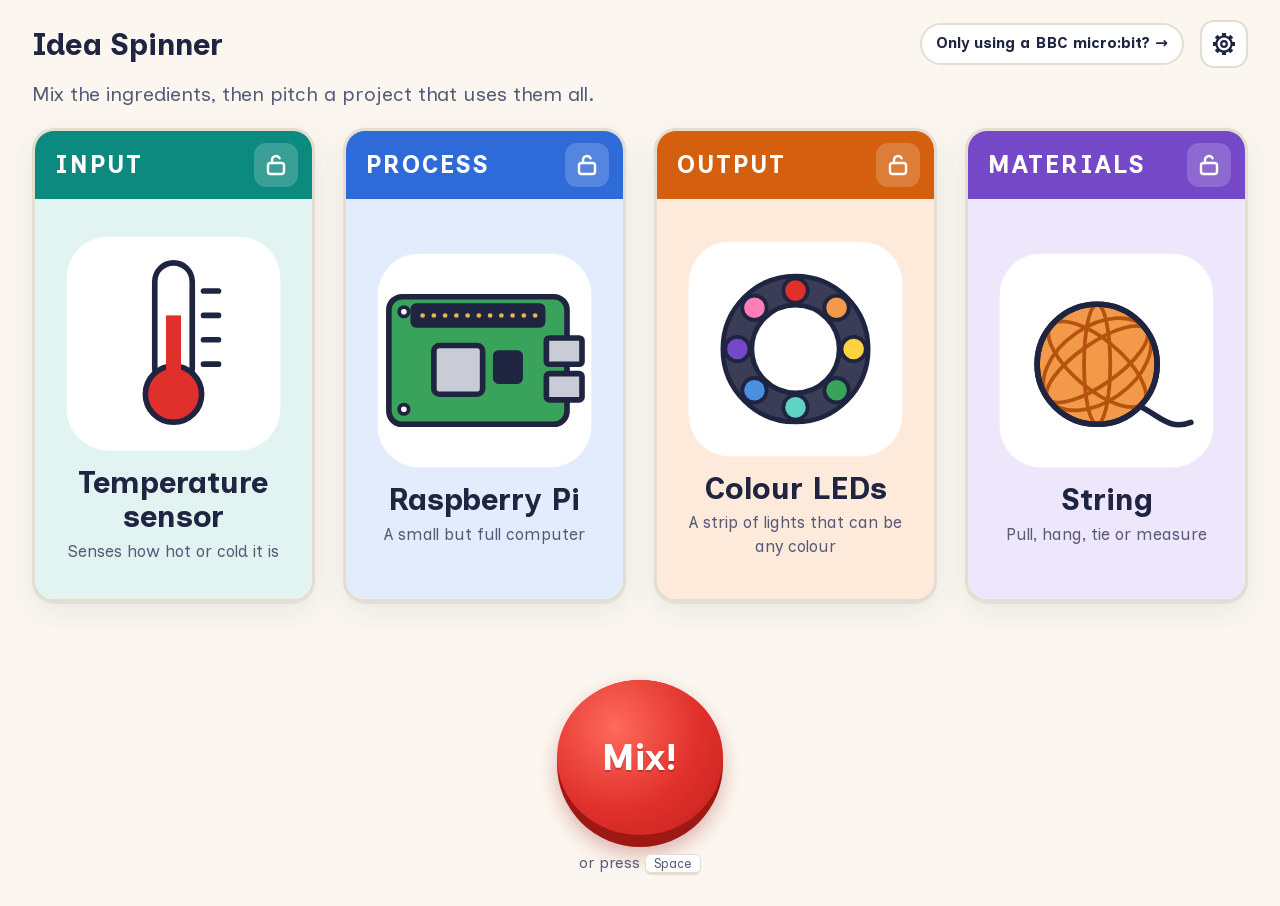
<file: index.html>
<!doctype html>
<html lang="en-GB">
<head>
  <meta charset="utf-8">
  <meta name="viewport" content="width=device-width, initial-scale=1">
  <title>Idea Spinner</title>
  <meta name="description" content="Press the button to mix an input, a process, an output and a material, then pitch a physical computing project that uses them all.">
  <link rel="icon" href="img/favicon.svg" type="image/svg+xml">
  <link rel="stylesheet" href="css/styles.css">
  <script type="module" src="js/main.js"></script>
  <!-- Anonymous visit counts: no cookies, no personal data. See README "Privacy". -->
  <script data-goatcounter="https://idea-spinner.goatcounter.com/count" async src="https://gc.zgo.at/count.js"></script>
</head>
<body>
  <svg width="0" height="0" style="position:absolute" aria-hidden="true">
    <symbol id="icon-lock-open" viewBox="0 0 24 24"><rect x="4" y="10" width="16" height="11" rx="2.5"/><path d="M8 10V7a4 4 0 0 1 7.6-1.7"/></symbol>
    <symbol id="icon-lock" viewBox="0 0 24 24"><rect x="4" y="10" width="16" height="11" rx="2.5"/><path d="M8 10V7a4 4 0 0 1 8 0v3"/></symbol>
    <symbol id="icon-gear" viewBox="0 0 24 24"><circle cx="12" cy="12" r="7"/><circle cx="12" cy="12" r="2.6"/><path d="M19.00 12.00L22.20 12.00M16.95 16.95L19.21 19.21M12.00 19.00L12.00 22.20M7.05 16.95L4.79 19.21M5.00 12.00L1.80 12.00M7.05 7.05L4.79 4.79M12.00 5.00L12.00 1.80M16.95 7.05L19.21 4.79" stroke-width="3.6" stroke-linecap="butt"/></symbol>
  </svg>

  <header class="top">
    <h1>Idea Spinner</h1>
    <a class="site-link" href="microbit/"><span class="long">Only using a BBC micro:bit? →</span><span class="short">BBC micro:bit →</span></a>
    <button id="open-settings" class="icon-button" type="button" aria-label="Settings and ingredient list">
      <svg aria-hidden="true"><use href="#icon-gear"/></svg>
    </button>
  </header>

  <main>
    <p class="intro">Mix the ingredients, then pitch a project that uses them all.</p>

    <div class="cards" id="cards"></div>

    <template id="card-template">
      <section class="card">
        <div class="card-head">
          <h2></h2>
          <button class="lock" type="button" aria-pressed="false">
            <svg class="open" aria-hidden="true"><use href="#icon-lock-open"/></svg>
            <svg class="shut" aria-hidden="true"><use href="#icon-lock"/></svg>
          </button>
        </div>
        <div class="reel"><div class="strip"></div></div>
      </section>
    </template>

    <p id="prompt" class="prompt"></p>

    <div class="controls">
      <button id="mix" class="mix" type="button">
        <span class="mix-top">Mix!</span>
      </button>
      <p id="mix-hint" class="mix-hint" hidden>Unlock a card to mix</p>
      <p class="key-hint">or press <kbd>Space</kbd></p>
    </div>

    <p id="announcer" class="visually-hidden" aria-live="polite"></p>
  </main>

  <dialog id="settings" aria-labelledby="settings-title">
    <div class="dialog-inner">
      <div class="dialog-head">
        <h2 id="settings-title">Settings</h2>
        <button id="close-settings" class="close" type="button" aria-label="Close settings">×</button>
      </div>

      <label class="toggle">
        <input id="opt-sound" type="checkbox">
        <span class="switch" aria-hidden="true"></span>
        <span><strong>Sound effects</strong><br><small>A gentle tick while mixing and a chime when cards land</small></span>
      </label>

      <h2 class="deck-title">All ingredients</h2>
      <div id="deck" class="deck"></div>
    </div>
  </dialog>
</body>
</html>
</file>
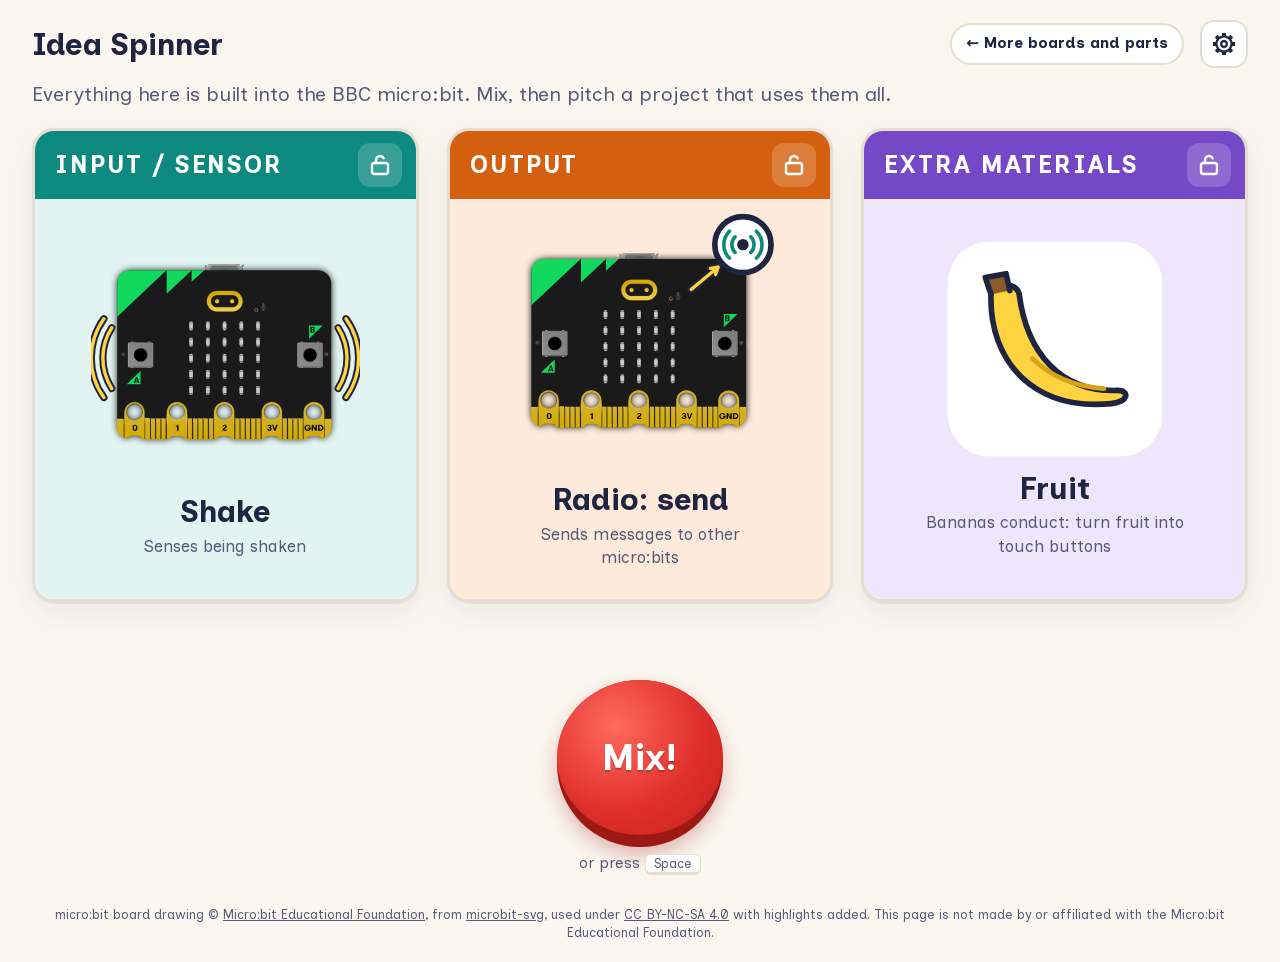
<file: microbit/index.html>
<!doctype html>
<html lang="en-GB">
<head>
  <meta charset="utf-8">
  <meta name="viewport" content="width=device-width, initial-scale=1">
  <title>Idea Spinner: BBC micro:bit built-ins</title>
  <meta name="description" content="Mix a built-in input, a built-in output and an extra material for the BBC micro:bit, then pitch a project that uses them all.">
  <link rel="icon" href="../img/favicon.svg" type="image/svg+xml">
  <link rel="stylesheet" href="../css/styles.css">
  <script type="module" src="../js/main.js"></script>
  <!-- Anonymous visit counts: no cookies, no personal data. See README "Privacy". -->
  <script data-goatcounter="https://idea-spinner.goatcounter.com/count" async src="https://gc.zgo.at/count.js"></script>
</head>
<body>
  <svg width="0" height="0" style="position:absolute" aria-hidden="true">
    <symbol id="icon-lock-open" viewBox="0 0 24 24"><rect x="4" y="10" width="16" height="11" rx="2.5"/><path d="M8 10V7a4 4 0 0 1 7.6-1.7"/></symbol>
    <symbol id="icon-lock" viewBox="0 0 24 24"><rect x="4" y="10" width="16" height="11" rx="2.5"/><path d="M8 10V7a4 4 0 0 1 8 0v3"/></symbol>
    <symbol id="icon-gear" viewBox="0 0 24 24"><circle cx="12" cy="12" r="7"/><circle cx="12" cy="12" r="2.6"/><path d="M19.00 12.00L22.20 12.00M16.95 16.95L19.21 19.21M12.00 19.00L12.00 22.20M7.05 16.95L4.79 19.21M5.00 12.00L1.80 12.00M7.05 7.05L4.79 4.79M12.00 5.00L12.00 1.80M16.95 7.05L19.21 4.79" stroke-width="3.6" stroke-linecap="butt"/></symbol>
  </svg>

  <header class="top">
    <h1>Idea Spinner</h1>
    <a class="site-link" href="../"><span class="long">← More boards and parts</span><span class="short">← All boards</span></a>
    <button id="open-settings" class="icon-button" type="button" aria-label="Settings and ingredient list">
      <svg aria-hidden="true"><use href="#icon-gear"/></svg>
    </button>
  </header>

  <main>
    <p class="intro">Everything here is built into the BBC micro:bit. Mix, then pitch a project that uses them all.</p>

    <div class="cards" id="cards"></div>

    <template id="card-template">
      <section class="card">
        <div class="card-head">
          <h2></h2>
          <button class="lock" type="button" aria-pressed="false">
            <svg class="open" aria-hidden="true"><use href="#icon-lock-open"/></svg>
            <svg class="shut" aria-hidden="true"><use href="#icon-lock"/></svg>
          </button>
        </div>
        <div class="reel"><div class="strip"></div></div>
      </section>
    </template>

    <p id="prompt" class="prompt"></p>

    <div class="controls">
      <button id="mix" class="mix" type="button">
        <span class="mix-top">Mix!</span>
      </button>
      <p id="mix-hint" class="mix-hint" hidden>Unlock a card to mix</p>
      <p class="key-hint">or press <kbd>Space</kbd></p>
    </div>

    <p id="announcer" class="visually-hidden" aria-live="polite"></p>
  </main>

  <footer class="credits">
    micro:bit board drawing © <a href="https://microbit.org">Micro:bit Educational Foundation</a>,
    from <a href="https://github.com/microbit-foundation/microbit-svg">microbit-svg</a>,
    used under <a href="https://creativecommons.org/licenses/by-nc-sa/4.0/">CC BY-NC-SA 4.0</a> with highlights added.
    This page is not made by or affiliated with the Micro:bit Educational Foundation.
  </footer>

  <dialog id="settings" aria-labelledby="settings-title">
    <div class="dialog-inner">
      <div class="dialog-head">
        <h2 id="settings-title">Settings</h2>
        <button id="close-settings" class="close" type="button" aria-label="Close settings">×</button>
      </div>

      <label class="toggle">
        <input id="opt-sound" type="checkbox">
        <span class="switch" aria-hidden="true"></span>
        <span><strong>Sound effects</strong><br><small>A gentle tick while mixing and a chime when cards land</small></span>
      </label>

      <h2 class="deck-title">All ingredients</h2>
      <div id="deck" class="deck"></div>
    </div>
  </dialog>
</body>
</html>
</file>
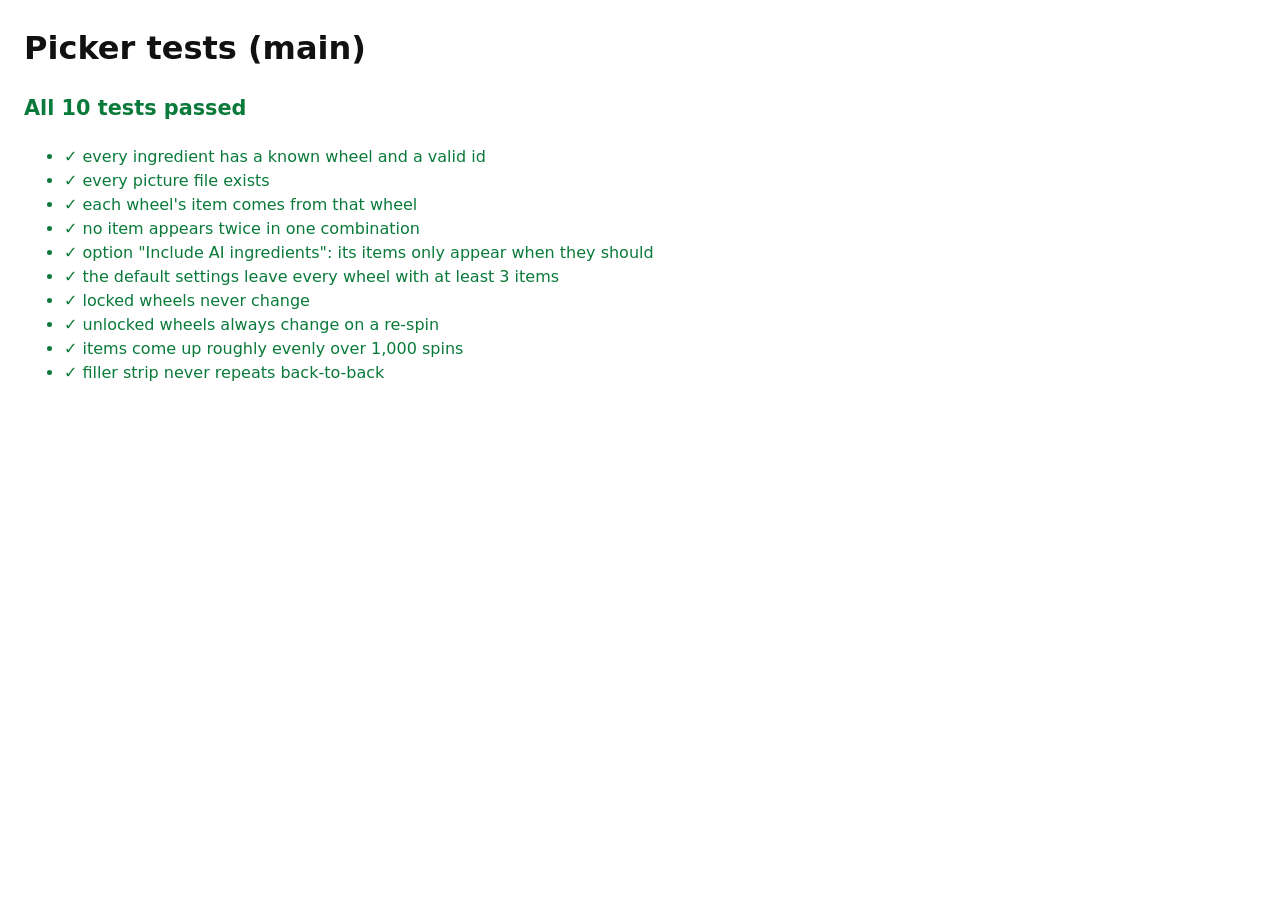
<file: tests/picker.test.html>
<!doctype html>
<html lang="en-GB">
<head>
  <meta charset="utf-8">
  <meta name="viewport" content="width=device-width, initial-scale=1">
  <title>Picker tests</title>
  <style>
    body { font: 16px/1.5 system-ui, sans-serif; margin: 24px; background: #fff; color: #111; }
    .pass { color: #0a7a3a; } .fail { color: #b00020; font-weight: bold; }
    #summary { font-size: 1.3rem; font-weight: bold; }
  </style>
</head>
<body>
  <h1>Picker tests</h1>
  <p id="summary">Running…</p>
  <ul id="results"></ul>
  <script type="module">
    import { pick, poolFor, fillerStrip, seededRandom, excludedTags } from "../js/picker.js";

    // ?deck=microbit tests the micro:bit sub-site's deck instead of the main one.
    const site = new URLSearchParams(location.search).get("deck");
    const base = site ? `../${site}/` : "../";
    document.querySelector("h1").textContent += site ? ` (${site})` : " (main)";
    const data = await fetch(`${base}data/ingredients.json`).then((r) => r.json());
    const { ingredients: deck, wheels } = data;
    const options = data.options ?? [];
    const results = [];
    const test = async (name, fn) => {
      try { await fn(); results.push([name, true]); }
      catch (e) { results.push([name, false, e.message]); }
    };
    const assert = (cond, msg) => { if (!cond) throw new Error(msg); };
    const ids = (combo) => wheels.map((w) => combo[w.id].id);
    const everything = { excludeTags: [] };
    const tagged = (tag) => deck.filter((i) => (i.tags ?? []).includes(tag));

    await test("every ingredient has a known wheel and a valid id", () => {
      const wheelIds = new Set(wheels.map((w) => w.id));
      for (const i of deck) {
        assert(wheelIds.has(i.wheel), `${i.id} has unknown wheel ${i.wheel}`);
        assert(/^[a-z0-9-]+$/.test(i.id), `${i.id} is not a valid file name`);
      }
      assert(new Set(deck.map((i) => i.id)).size === deck.length, "duplicate ids");
    });

    await test("every picture file exists", async () => {
      const missing = [];
      for (const i of deck) {
        for (const src of i.layers ?? [i.image ?? `img/ingredients/${i.id}.svg`]) {
          const res = await fetch(base + src, { method: "HEAD" });
          if (!res.ok) missing.push(`${i.id}: ${src}`);
        }
      }
      assert(!missing.length, missing.join(", "));
    });

    await test("each wheel's item comes from that wheel", () => {
      const rnd = seededRandom(1);
      for (let n = 0; n < 500; n++) {
        const combo = pick(deck, wheels, new Set(), {}, everything, rnd);
        for (const w of wheels) assert(combo[w.id].wheel === w.id, `${combo[w.id].id} on ${w.id}`);
      }
    });

    await test("no item appears twice in one combination", () => {
      const rnd = seededRandom(2);
      for (let n = 0; n < 500; n++) {
        const combo = pick(deck, wheels, new Set(), {}, everything, rnd);
        assert(new Set(ids(combo)).size === wheels.length, ids(combo).join());
      }
    });

    for (const opt of options) {
      await test(`option "${opt.label}": its items only appear when they should`, () => {
        assert(tagged(opt.tag).length, `no items tagged ${opt.tag}`);
        for (const on of [false, true]) {
          const filter = { excludeTags: excludedTags(options, { [opt.id]: on }) };
          const shouldShow = opt.hides ? !on : on;
          const rnd = seededRandom(on ? 3 : 4);
          let seen = 0;
          for (let n = 0; n < 1000; n++) {
            const combo = pick(deck, wheels, new Set(), {}, filter, rnd);
            seen += wheels.filter((w) => (combo[w.id].tags ?? []).includes(opt.tag)).length;
          }
          assert(shouldShow ? seen > 0 : seen === 0, `${opt.id}=${on}: saw ${seen} "${opt.tag}" items`);
        }
      });
    }

    await test("the default settings leave every wheel with at least 3 items", () => {
      const filter = { excludeTags: excludedTags(options, {}) };
      for (const w of wheels) {
        const n = poolFor(deck, w.id, filter).length;
        assert(n >= 3, `${w.id} has only ${n}`);
      }
    });

    await test("locked wheels never change", () => {
      const rnd = seededRandom(5);
      let combo = pick(deck, wheels, new Set(), {}, everything, rnd);
      const lockedIds = [wheels[0].id, wheels.at(-1).id];
      for (let n = 0; n < 300; n++) {
        const next = pick(deck, wheels, new Set(lockedIds), combo, everything, rnd);
        for (const id of lockedIds) assert(next[id] === combo[id], `locked ${id} changed`);
        combo = next;
      }
    });

    await test("unlocked wheels always change on a re-spin", () => {
      const rnd = seededRandom(6);
      const lockedId = wheels[1].id;
      let combo = pick(deck, wheels, new Set(), {}, everything, rnd);
      for (let n = 0; n < 500; n++) {
        const next = pick(deck, wheels, new Set([lockedId]), combo, everything, rnd);
        for (const w of wheels) {
          if (w.id !== lockedId) assert(next[w.id].id !== combo[w.id].id, `${w.id} repeated`);
        }
        combo = next;
      }
    });

    await test("items come up roughly evenly over 1,000 spins", () => {
      const counts = {};
      const rnd = seededRandom(7);
      for (let n = 0; n < 1000; n++) {
        const combo = pick(deck, wheels, new Set(), {}, everything, rnd);
        for (const w of wheels) counts[combo[w.id].id] = (counts[combo[w.id].id] ?? 0) + 1;
      }
      for (const w of wheels) {
        const pool = poolFor(deck, w.id, everything);
        const expected = 1000 / pool.length;
        for (const item of pool) {
          const c = counts[item.id] ?? 0;
          assert(c > expected * 0.6 && c < expected * 1.4, `${item.id}: ${c} vs ~${expected.toFixed(0)}`);
        }
      }
    });

    await test("filler strip never repeats back-to-back", () => {
      const strip = fillerStrip(poolFor(deck, wheels[0].id, everything), 200, seededRandom(8));
      for (let i = 1; i < strip.length; i++) assert(strip[i] !== strip[i - 1], `repeat at ${i}`);
    });

    const failed = results.filter((r) => !r[1]).length;
    document.getElementById("summary").textContent =
      failed ? `${failed} of ${results.length} failed` : `All ${results.length} tests passed`;
    document.getElementById("summary").className = failed ? "fail" : "pass";
    document.getElementById("results").innerHTML = results
      .map(([name, ok, msg]) => `<li class="${ok ? "pass" : "fail"}">${ok ? "✓" : "✗"} ${name}${msg ? ` — ${msg}` : ""}</li>`)
      .join("");
  </script>
</body>
</html>
</file>
<file: css/styles.css>
/* Hosted here rather than on Google Fonts, so visiting the page sends nothing anywhere. */
@font-face {
  font-family: "Inclusive Sans";
  font-style: normal;
  font-weight: 300 700;
  font-display: swap;
  src: url("../fonts/inclusive-sans-latin.woff2") format("woff2");
}

/* ---------- Tokens ---------- */
:root {
  --bg: #fbf7f0;
  --surface: #ffffff;
  --ink: #1f2440;
  --ink-soft: #545a78;
  --line: #e4ddd0;
  --input: #0d8a80;
  --input-tint: #e1f4f1;
  --output: #d4600f;
  --output-tint: #fdeadb;
  --process: #2f6bd8;
  --process-tint: #e2ecfc;
  --materials: #7448c7;
  --materials-tint: #eee6fb;
  --red: #e0302c;
  --red-dark: #9e1814;
  --focus: #2266dd;
  --shadow: 0 2px 0 rgba(31, 36, 64, 0.06), 0 10px 30px rgba(31, 36, 64, 0.08);
  --radius: 22px;
  --reel-h: clamp(190px, calc(100vh - 500px), 460px);
  --font: "Inclusive Sans", system-ui, -apple-system, "Segoe UI", sans-serif;
  color-scheme: light;
}

@media (prefers-color-scheme: dark) {
  :root:not([data-theme="light"]) {
    --bg: #141830;
    --surface: #1e2342;
    --ink: #f2f0ea;
    --ink-soft: #b4b8d2;
    --line: #333a62;
    --input: #3cc6b8;
    --input-tint: #17393f;
    --output: #f2914a;
    --output-tint: #3f2a22;
    --process: #7aa7f5;
    --process-tint: #1c2c50;
    --materials: #a988ee;
    --materials-tint: #2e2752;
    --focus: #7fb0ff;
    --shadow: 0 2px 0 rgba(0, 0, 0, 0.2), 0 10px 30px rgba(0, 0, 0, 0.35);
    color-scheme: dark;
  }
}
:root[data-theme="dark"] {
  --bg: #141830;
  --surface: #1e2342;
  --ink: #f2f0ea;
  --ink-soft: #b4b8d2;
  --line: #333a62;
  --input: #3cc6b8;
  --input-tint: #17393f;
  --output: #f2914a;
  --output-tint: #3f2a22;
  --process: #7aa7f5;
  --process-tint: #1c2c50;
  --materials: #a988ee;
  --materials-tint: #2e2752;
  --focus: #7fb0ff;
  --shadow: 0 2px 0 rgba(0, 0, 0, 0.2), 0 10px 30px rgba(0, 0, 0, 0.35);
  color-scheme: dark;
}

/* ---------- Base ---------- */
*, *::before, *::after { box-sizing: border-box; }

html, body { margin: 0; }

body {
  min-height: 100vh;
  min-height: 100dvh;
  background: var(--bg);
  color: var(--ink);
  font-family: var(--font);
  line-height: 1.4;
  -webkit-font-smoothing: antialiased;
  overflow-x: hidden;
}

button { font: inherit; color: inherit; cursor: pointer; }

:focus-visible { outline: 3px solid var(--focus); outline-offset: 3px; }

.visually-hidden {
  position: absolute !important;
  width: 1px; height: 1px;
  overflow: hidden; clip: rect(0 0 0 0); white-space: nowrap;
}

/* ---------- Header ---------- */
.top {
  display: flex;
  align-items: center;
  justify-content: space-between;
  gap: 16px;
  max-width: 1600px;
  margin: 0 auto;
  padding: 20px 32px 0;
}

h1 {
  margin: 0;
  font-size: clamp(1.4rem, 2.4vw, 2rem);
  font-weight: 700;
  letter-spacing: -0.01em;
}

.icon-button {
  display: grid;
  place-items: center;
  width: 48px; height: 48px;
  border: 2px solid var(--line);
  border-radius: 14px;
  background: var(--surface);
}
.icon-button svg {
  width: 26px; height: 26px;
  fill: none; stroke: currentColor; stroke-width: 2; stroke-linecap: round;
}
.icon-button:hover { border-color: var(--ink-soft); }

/* Link between the main site and the micro:bit one. */
.site-link {
  margin-left: auto;
  padding: 8px 14px;
  border-radius: 999px;
  background: var(--surface);
  border: 2px solid var(--line);
  color: var(--ink);
  font-weight: 700;
  font-size: 0.95rem;
  text-decoration: none;
  white-space: nowrap;
}
.site-link:hover { border-color: var(--ink-soft); }
.site-link .short { display: none; }
h1 { white-space: nowrap; }

/* ---------- Layout ---------- */
main {
  max-width: 1600px;
  margin: 0 auto;
  padding: 8px 32px 32px;
}

.intro {
  margin: 4px 0 20px;
  color: var(--ink-soft);
  font-size: clamp(1rem, 1.6vw, 1.25rem);
}

.cards {
  display: grid;
  grid-template-columns: repeat(var(--card-count, 3), minmax(0, 1fr));
  gap: clamp(14px, 2.2vw, 32px);
}

/* ---------- Cards ---------- */
.card {
  --accent: var(--input);
  --tint: var(--input-tint);
  background: var(--surface);
  border: 3px solid var(--line);
  border-radius: var(--radius);
  box-shadow: var(--shadow);
  overflow: hidden;
  transition: border-color 0.2s, transform 0.2s;
}
[data-wheel="input"] { --accent: var(--input); --tint: var(--input-tint); }
[data-wheel="process"] { --accent: var(--process); --tint: var(--process-tint); }
[data-wheel="output"] { --accent: var(--output); --tint: var(--output-tint); }
[data-wheel="materials"] { --accent: var(--materials); --tint: var(--materials-tint); }

.card-head {
  display: flex;
  align-items: center;
  justify-content: space-between;
  padding: 12px 14px 12px 20px;
  background: var(--accent);
  color: #fff;
}
.card-head h2 {
  margin: 0;
  font-size: clamp(1.1rem, 1.9vw, 1.6rem);
  font-weight: 700;
  letter-spacing: 0.08em;
  text-transform: uppercase;
}
:root .card-head { color: #fff; }
@media (prefers-color-scheme: dark) {
  :root:not([data-theme="light"]) .card-head { color: #141830; }
}
:root[data-theme="dark"] .card-head { color: #141830; }

.lock {
  display: grid;
  place-items: center;
  width: 44px; height: 44px;
  border: 2px solid transparent;
  border-radius: 12px;
  background: rgba(255, 255, 255, 0.18);
}
.lock:hover { background: rgba(255, 255, 255, 0.3); }
.lock svg {
  width: 24px; height: 24px;
  fill: none; stroke: currentColor; stroke-width: 2.4; stroke-linecap: round; stroke-linejoin: round;
}
.lock .shut { display: none; }
.lock[aria-pressed="true"] { background: var(--surface); color: var(--accent); }
.lock[aria-pressed="true"] .open { display: none; }
.lock[aria-pressed="true"] .shut { display: block; }

.card.locked { border-color: var(--accent); }
.card.locked .reel::after {
  content: "Locked";
  position: absolute;
  top: 10px; right: 12px;
  padding: 2px 10px;
  border-radius: 999px;
  background: var(--accent);
  color: var(--surface);
  font-size: 0.8rem;
  font-weight: 700;
  letter-spacing: 0.05em;
  text-transform: uppercase;
}

/* ---------- Reel ---------- */
.reel {
  position: relative;
  height: var(--reel-h);
  overflow: hidden;
  background: var(--tint);
}
.reel.spinning::before,
.reel.spinning::after {
  content: "";
  position: absolute;
  left: 0; right: 0;
  height: 18%;
  z-index: 1;
  pointer-events: none;
}
.reel.spinning::before { top: 0; background: linear-gradient(var(--tint), transparent); }
.reel.spinning::after { bottom: 0; background: linear-gradient(transparent, var(--tint)); }

/* Only while moving: Safari can skip repainting pictures in a layer that keeps this hint. */
.reel.spinning .strip { will-change: transform; }

.tile {
  height: var(--reel-h);
  overflow: hidden;
  display: flex;
  flex-direction: column;
  align-items: center;
  justify-content: center;
  gap: 6px;
  padding: 16px 18px 20px;
  text-align: center;
}
.tile-img {
  width: auto;
  height: 62%;
  max-width: 100%;
  aspect-ratio: 1;
  user-select: none;
}

/* A picture: one image, or several stacked (board drawing + highlight). */
.art { position: relative; display: block; flex-shrink: 0; }
.art img {
  position: absolute;
  inset: 0;
  width: 100%;
  height: 100%;
  object-fit: contain;
}

/* Board drawings leave room around the board for highlights, so give them more space. */
.tile .art.layered { height: 74%; margin: -4% 0 -2%; }

/* Small tag badge after a name, e.g. "V2". */
.badge {
  display: inline-block;
  padding: 0.1em 0.45em;
  border-radius: 6px;
  background: var(--accent);
  color: var(--surface);
  font-size: 0.55em;
  font-weight: 700;
  letter-spacing: 0.04em;
  vertical-align: 0.25em;
}
.tile-name {
  margin: 4px 0 0;
  font-size: clamp(1.3rem, 2.4vw, 2.1rem);
  font-weight: 700;
  line-height: 1.1;
}
.tile-hint {
  margin: 0;
  min-height: 0;
  overflow: hidden; /* on short screens the hint gives way before the picture does */
  color: var(--ink-soft);
  font-size: clamp(0.9rem, 1.3vw, 1.1rem);
  max-width: 26ch;
}

.card.landed { animation: settle 0.45s cubic-bezier(0.3, 1.6, 0.5, 1); }
@keyframes settle {
  0% { transform: translateY(0); }
  35% { transform: translateY(5px); }
  100% { transform: translateY(0); }
}

/* ---------- Prompt ---------- */
.prompt {
  margin: 22px 0 0;
  min-height: 1.5em;
  text-align: center;
  font-size: clamp(1.2rem, 2.2vw, 1.8rem);
  font-weight: 700;
  opacity: 0;
  transform: translateY(6px);
  transition: opacity 0.35s, transform 0.35s;
}
.prompt.show { opacity: 1; transform: none; }

/* ---------- Big red button ---------- */
.controls {
  display: flex;
  flex-direction: column;
  align-items: center;
  gap: 6px;
  margin-top: 14px;
}

.mix {
  --size: clamp(120px, 13vw, 168px);
  width: var(--size);
  height: var(--size);
  padding: 0 0 12px;
  border: 0;
  border-radius: 50%;
  background: var(--red-dark);
  box-shadow: 0 8px 20px rgba(158, 24, 20, 0.3);
}
.mix-top {
  display: grid;
  place-items: center;
  width: 100%;
  height: 100%;
  border-radius: 50%;
  background: radial-gradient(circle at 35% 30%, #ff6a5c, var(--red) 55%, #c4211d);
  color: #fff;
  font-size: calc(var(--size) * 0.22);
  font-weight: 700;
  text-shadow: 0 2px 0 rgba(0, 0, 0, 0.2);
  transform: translateY(0);
  transition: transform 0.08s;
}
.mix:hover .mix-top { transform: translateY(2px); }
.mix:active .mix-top,
body.is-spinning .mix-top { transform: translateY(10px); }
.mix:disabled { cursor: default; }
.mix:disabled:not(:active) .mix-top { filter: saturate(0.55); }
body.is-spinning .mix:disabled .mix-top { filter: none; }

.mix-hint {
  margin: 4px 0 0;
  font-weight: 700;
  color: var(--ink);
}
.key-hint { margin: 0; color: var(--ink-soft); font-size: 0.95rem; }
kbd {
  padding: 1px 8px;
  border: 1.5px solid var(--line);
  border-bottom-width: 3px;
  border-radius: 6px;
  background: var(--surface);
  font: inherit;
  font-size: 0.85em;
}

/* ---------- Credits ---------- */
.credits {
  max-width: 1600px;
  margin: 0 auto;
  padding: 0 32px 20px;
  color: var(--ink-soft);
  font-size: 0.8rem;
  text-align: center;
}
.credits a { color: inherit; }

/* ---------- Settings dialog ---------- */
dialog {
  width: min(760px, calc(100vw - 32px));
  max-height: calc(100dvh - 48px);
  padding: 0;
  border: 0;
  border-radius: var(--radius);
  background: var(--surface);
  color: var(--ink);
  box-shadow: 0 20px 60px rgba(0, 0, 0, 0.35);
}
dialog::backdrop { background: rgba(20, 24, 48, 0.55); }
.dialog-inner { padding: 22px 26px 28px; }
.dialog-head { display: flex; align-items: center; justify-content: space-between; }
.dialog-head h2, .deck-title { margin: 0; font-size: 1.4rem; }
.deck-title { margin-top: 26px; }
.close {
  width: 44px; height: 44px;
  border: 0; border-radius: 12px;
  background: var(--bg);
  font-size: 1.6rem; line-height: 1;
}

.toggle {
  display: flex;
  align-items: flex-start;
  gap: 14px;
  margin-top: 18px;
  cursor: pointer;
}
.toggle small { color: var(--ink-soft); font-size: 0.95rem; }
.toggle input { position: absolute; opacity: 0; width: 1px; height: 1px; }
.switch {
  flex: 0 0 auto;
  position: relative;
  width: 52px; height: 30px;
  margin-top: 2px;
  border-radius: 999px;
  background: var(--line);
  transition: background 0.2s;
}
.switch::after {
  content: "";
  position: absolute;
  top: 3px; left: 3px;
  width: 24px; height: 24px;
  border-radius: 50%;
  background: #fff;
  box-shadow: 0 1px 3px rgba(0, 0, 0, 0.25);
  transition: transform 0.2s;
}
.toggle input:checked + .switch { background: var(--input); }
.toggle input:checked + .switch::after { transform: translateX(22px); }
.toggle input:focus-visible + .switch { outline: 3px solid var(--focus); outline-offset: 3px; }

.deck { display: grid; gap: 18px; margin-top: 12px; }
.deck-group h3 {
  margin: 0 0 8px;
  font-size: 0.9rem;
  letter-spacing: 0.08em;
  text-transform: uppercase;
}
.deck-group h3 { color: var(--accent); }
.deck ul {
  display: grid;
  grid-template-columns: repeat(auto-fill, minmax(150px, 1fr));
  gap: 8px;
  margin: 0; padding: 0;
  list-style: none;
}
.deck li {
  display: flex;
  align-items: center;
  gap: 8px;
  padding: 6px 8px;
  border-radius: 12px;
  background: var(--bg);
  font-size: 0.95rem;
}
.deck li .deck-img { width: 40px; height: 40px; flex: 0 0 auto; }
.deck li.off { opacity: 0.5; }

/* ---------- Tablet ---------- */
@media (max-width: 1023px) {
  .top, main { padding-left: 20px; padding-right: 20px; }
  .tile { padding: 12px; }
  .tile-hint { display: none; }
}
/* Portrait tablets: two rows of cards, sized so Mix! stays on screen. */
@media (max-width: 1023px) and (orientation: portrait) {
  :root { --reel-h: clamp(150px, calc((100vh - 560px) / 2), 300px); }
  .cards { grid-template-columns: repeat(2, minmax(0, 1fr)); }
  .card:last-child:nth-child(odd) { grid-column: 1 / -1; } /* 3 cards: the last one spans the row */
}
/* Landscape tablets and short windows keep one row, like a laptop. */

/* ---------- Phone ---------- */
/* A 2x2 grid of cards sized to the screen height, so Mix! never falls below the fold. */
@media (max-width: 639px) {
  :root { --reel-h: clamp(120px, calc((100vh - 400px) / 2), 200px); }
  @supports (height: 100dvh) {
    :root { --reel-h: clamp(120px, calc((100dvh - 400px) / 2), 200px); }
  }
  .top { padding: 14px 16px 0; }
  main { padding: 4px 16px 24px; }
  .site-link { padding: 6px 10px; font-size: 0.8rem; }
  .site-link .long { display: none; }
  .site-link .short { display: inline; }
  .credits { padding: 0 16px 16px; font-size: 0.72rem; }
  .intro { margin-bottom: 14px; }
  .cards { gap: 10px; }
  .card { border-width: 2px; }
  .card-head { padding: 4px 4px 4px 10px; }
  .card-head h2 { font-size: 0.78rem; letter-spacing: 0.04em; }
  .lock { width: 34px; height: 34px; border-radius: 10px; }
  .lock svg { width: 20px; height: 20px; }
  .tile { gap: 4px; padding: 8px 6px 10px; }
  .tile-img { height: calc(var(--reel-h) - 60px); }
  .tile-name { margin: 0; font-size: 1rem; line-height: 1.15; }
  .card.locked .reel::after { top: 6px; right: 6px; padding: 1px 7px; font-size: 0.65rem; }
  .prompt { margin-top: 12px; font-size: 1.1rem; }
  .controls { margin-top: 8px; }
  .mix { --size: 100px; }
  .key-hint { display: none; }
}

/* Short phones: drop the intro line and tighten spacing. */
@media (max-width: 639px) and (max-height: 740px) {
  :root { --reel-h: clamp(110px, calc((100vh - 320px) / 2), 200px); }
  @supports (height: 100dvh) {
    :root { --reel-h: clamp(110px, calc((100dvh - 320px) / 2), 200px); }
  }
  .intro { display: none; }
  .top { padding-top: 10px; }
  .cards { gap: 8px; margin-top: 6px; }
  .prompt { margin-top: 8px; font-size: 1rem; }
  .controls { margin-top: 4px; }
  .mix { --size: 88px; }
}

/* ---------- Reduced motion ---------- */
@media (prefers-reduced-motion: reduce) {
  .card.landed { animation: none; }
  .prompt, .mix-top, .switch, .switch::after { transition: none; }
}
</file>
